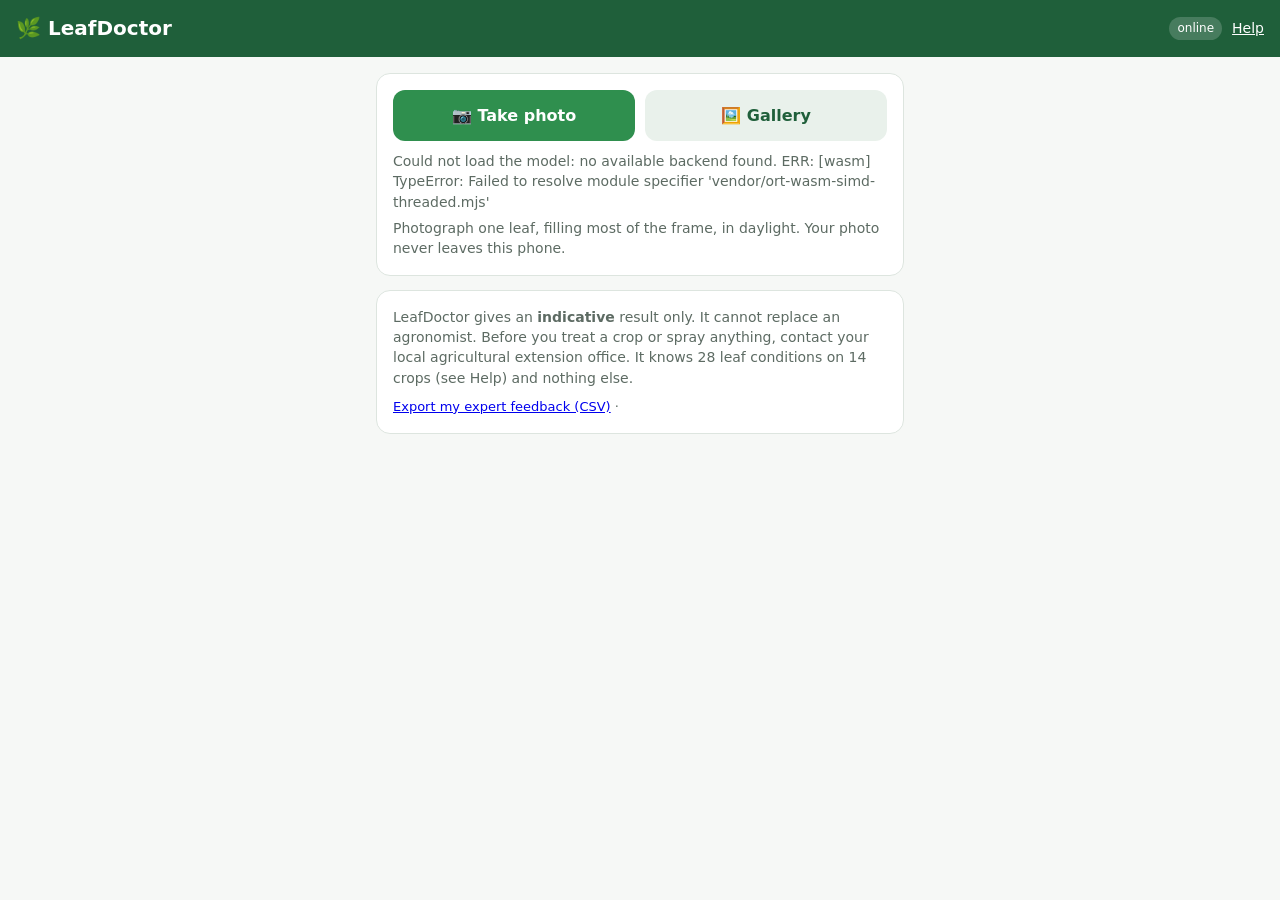
<file: index.html>
<!DOCTYPE html>
<html lang="en">
<head>
<meta charset="utf-8">
<meta name="viewport" content="width=device-width, initial-scale=1, viewport-fit=cover">
<title>LeafDoctor: offline plant-disease checker</title>
<meta name="theme-color" content="#1f5f3a">
<link rel="manifest" href="manifest.webmanifest">
<link rel="icon" href="icons/icon-192.png">
<link rel="apple-touch-icon" href="icons/icon-192.png">
<style>
  :root { --green:#1f5f3a; --leaf:#2f8f4e; --amber:#b26a00; --amber-bg:#fff4e0; --ink:#1c2420; --muted:#5d6b63; --line:#dde5df; --bg:#f6f8f6; }
  * { box-sizing:border-box; }
  body { margin:0; font:16px/1.45 system-ui,-apple-system,"Segoe UI",Roboto,sans-serif; color:var(--ink); background:var(--bg); }
  header { background:var(--green); color:#fff; padding:14px 16px; display:flex; align-items:center; gap:10px; position:sticky; top:0; z-index:2; }
  header h1 { font-size:20px; margin:0; flex:1; }
  header a { color:#fff; font-size:14px; }
  .pill { font-size:12px; padding:3px 8px; border-radius:99px; background:rgba(255,255,255,.18); }
  main { max-width:560px; margin:0 auto; padding:16px; }
  .card { background:#fff; border:1px solid var(--line); border-radius:14px; padding:16px; margin-bottom:14px; }
  .btns { display:flex; gap:10px; }
  .btn { flex:1; display:flex; align-items:center; justify-content:center; gap:8px; padding:14px; border-radius:12px; border:0; font-size:16px; font-weight:600; cursor:pointer; }
  .btn.primary { background:var(--leaf); color:#fff; }
  .btn.secondary { background:#e9f1eb; color:var(--green); }
  .btn:disabled { opacity:.5; }
  input[type=file] { display:none; }
  #status { color:var(--muted); font-size:14px; margin-top:10px; min-height:20px; }
  .viewer { position:relative; width:100%; aspect-ratio:1; border-radius:12px; overflow:hidden; background:#e8ece9; }
  .viewer canvas { position:absolute; inset:0; width:100%; height:100%; }
  #heat { opacity:.45; transition:opacity .2s; }
  .toggle { display:flex; align-items:center; gap:8px; font-size:14px; color:var(--muted); margin-top:8px; }
  .top1 { font-size:22px; font-weight:700; margin:4px 0 2px; }
  .bar { height:10px; background:#e7ece8; border-radius:99px; overflow:hidden; margin:6px 0 2px; }
  .bar > div { height:100%; background:var(--leaf); }
  .alt { display:flex; justify-content:space-between; font-size:15px; padding:8px 0; border-top:1px solid var(--line); }
  .unsure { background:var(--amber-bg); border:1px solid #f0c77a; color:#6b4200; border-radius:12px; padding:12px; margin-bottom:10px; }
  .unsure b { color:var(--amber); }
  .look { background:#f1f6f2; border-radius:10px; padding:10px 12px; font-size:15px; margin-top:10px; }
  .note { font-size:13px; color:var(--muted); margin-top:10px; }
  .warn { color:var(--amber); font-size:14px; margin-top:6px; }
  .fb { display:flex; gap:8px; margin-top:12px; }
  .fb button { flex:1; padding:10px; border-radius:10px; border:1px solid var(--line); background:#fff; font-size:14px; cursor:pointer; }
  .muted { color:var(--muted); font-size:14px; }
  .hidden { display:none; }
</style>
</head>
<body>
<header>
  <h1>🌿 LeafDoctor</h1>
  <span class="pill" id="net">…</span>
  <a href="help.html">Help</a>
</header>
<main>
  <div class="card">
    <div class="btns">
      <label class="btn primary" id="camBtn">📷 Take photo<input id="cam" type="file" accept="image/*" capture="environment"></label>
      <label class="btn secondary">🖼️ Gallery<input id="gal" type="file" accept="image/*"></label>
    </div>
    <div id="status">Loading the model…</div>
    <div class="muted" style="margin-top:6px">Photograph one leaf, filling most of the frame, in daylight. Your photo never leaves this phone.</div>
  </div>

  <div class="card hidden" id="resultCard">
    <div class="viewer"><canvas id="photo" width="224" height="224"></canvas><canvas id="heat" width="224" height="224"></canvas></div>
    <label class="toggle"><input type="checkbox" id="heatToggle" checked> Show heat-map (where the model looked)</label>
    <div id="quality" class="warn"></div>
    <div id="result" style="margin-top:12px"></div>
    <div class="fb" id="fb">
      <button data-v="confirmed">✅ Expert confirmed</button>
      <button data-v="wrong">❌ Expert said wrong</button>
    </div>
    <div class="note" id="fbNote"></div>
  </div>

  <div class="card">
    <div class="muted">LeafDoctor gives an <b>indicative</b> result only. It cannot replace an agronomist. Before you treat a crop or spray anything, contact your local agricultural extension office. It knows 28 leaf conditions on 14 crops (see Help) and nothing else.</div>
    <div class="note"><a href="#" id="export">Export my expert feedback (CSV)</a> · <span id="ver"></span></div>
  </div>
</main>
<script src="vendor/ort.wasm.min.js"></script>
<script src="info.js"></script>
<script src="app.js"></script>
</body>
</html>
</file>
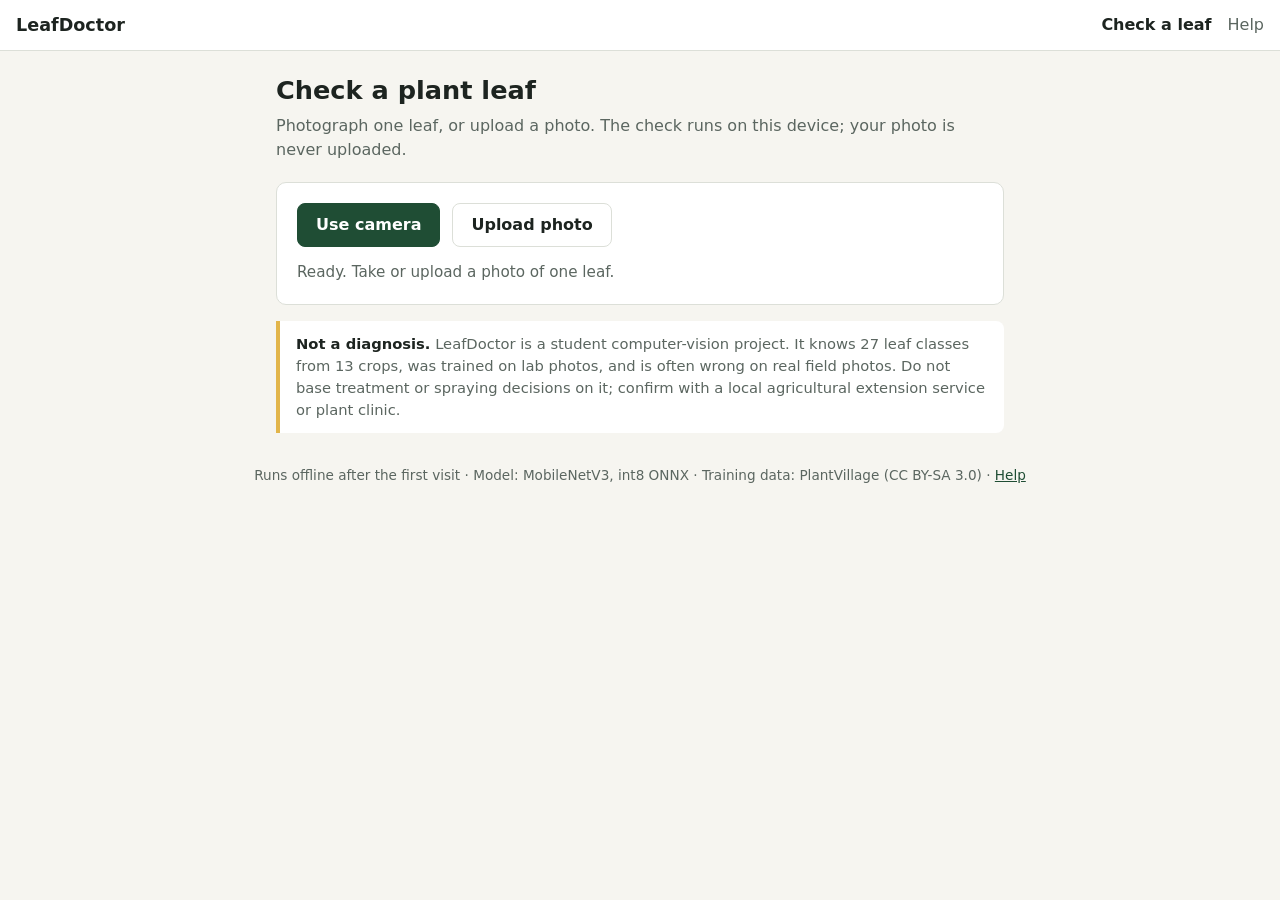
<file: web/index.html>
<!doctype html>
<html lang="en">
<head>
  <meta charset="utf-8">
  <meta name="viewport" content="width=device-width, initial-scale=1">
  <title>LeafDoctor</title>
  <meta name="description" content="Offline plant leaf disease checker that runs entirely on your device.">
  <meta name="theme-color" content="#1f4d34">
  <link rel="manifest" href="manifest.webmanifest">
  <link rel="icon" href="icons/icon-192.png">
  <link rel="apple-touch-icon" href="icons/icon-192.png">
  <link rel="stylesheet" href="styles.css">
</head>
<body>
  <header class="topbar">
    <a class="brand" href="./">LeafDoctor</a>
    <nav><a href="./" aria-current="page">Check a leaf</a><a href="help.html">Help</a></nav>
  </header>

  <main class="wrap">
    <section class="intro">
      <h1>Check a plant leaf</h1>
      <p>Photograph one leaf, or upload a photo. The check runs on this device; your photo is never uploaded.</p>
    </section>

    <section class="card" aria-labelledby="input-title">
      <h2 id="input-title" class="visually-hidden">Choose a photo</h2>
      <div class="actions">
        <button id="camera-btn" class="btn primary" type="button">Use camera</button>
        <label class="btn" for="file-input">Upload photo</label>
        <input id="file-input" type="file" accept="image/*" class="visually-hidden">
        <input id="capture-input" type="file" accept="image/*" capture="environment" class="visually-hidden">
      </div>
      <div id="camera" class="camera" hidden>
        <video id="video" playsinline muted></video>
        <div class="actions">
          <button id="snap-btn" class="btn primary" type="button">Take photo</button>
          <button id="close-camera-btn" class="btn" type="button">Close camera</button>
        </div>
      </div>
      <p id="status" class="status" role="status" aria-live="polite">Loading model…</p>
    </section>

    <section id="result" class="card result" hidden aria-labelledby="result-title">
      <div class="result-grid">
        <img id="preview" alt="Your leaf photo">
        <div>
          <h2 id="result-title">Result</h2>
          <div id="unsure" class="unsure" hidden>
            <strong>Unsure — ask a local agricultural expert.</strong>
            <p>The model is not confident enough about this photo. The guesses below are shown for information only.</p>
          </div>
          <ol id="top3" class="top3"></ol>
          <p id="look-for" class="look-for"></p>
        </div>
      </div>
    </section>

    <aside class="disclaimer">
      <strong>Not a diagnosis.</strong> LeafDoctor is a student computer-vision project. It knows 27 leaf classes from 13 crops,
      was trained on lab photos, and is often wrong on real field photos. Do not base treatment or spraying decisions on it;
      confirm with a local agricultural extension service or plant clinic.
    </aside>
  </main>

  <footer class="footer">
    Runs offline after the first visit · Model: MobileNetV3, int8 ONNX ·
    Training data: PlantVillage (CC BY-SA 3.0) · <a href="help.html">Help</a>
  </footer>

  <script src="ort/ort.wasm.min.js"></script>
  <script src="app.js"></script>
</body>
</html>
</file>
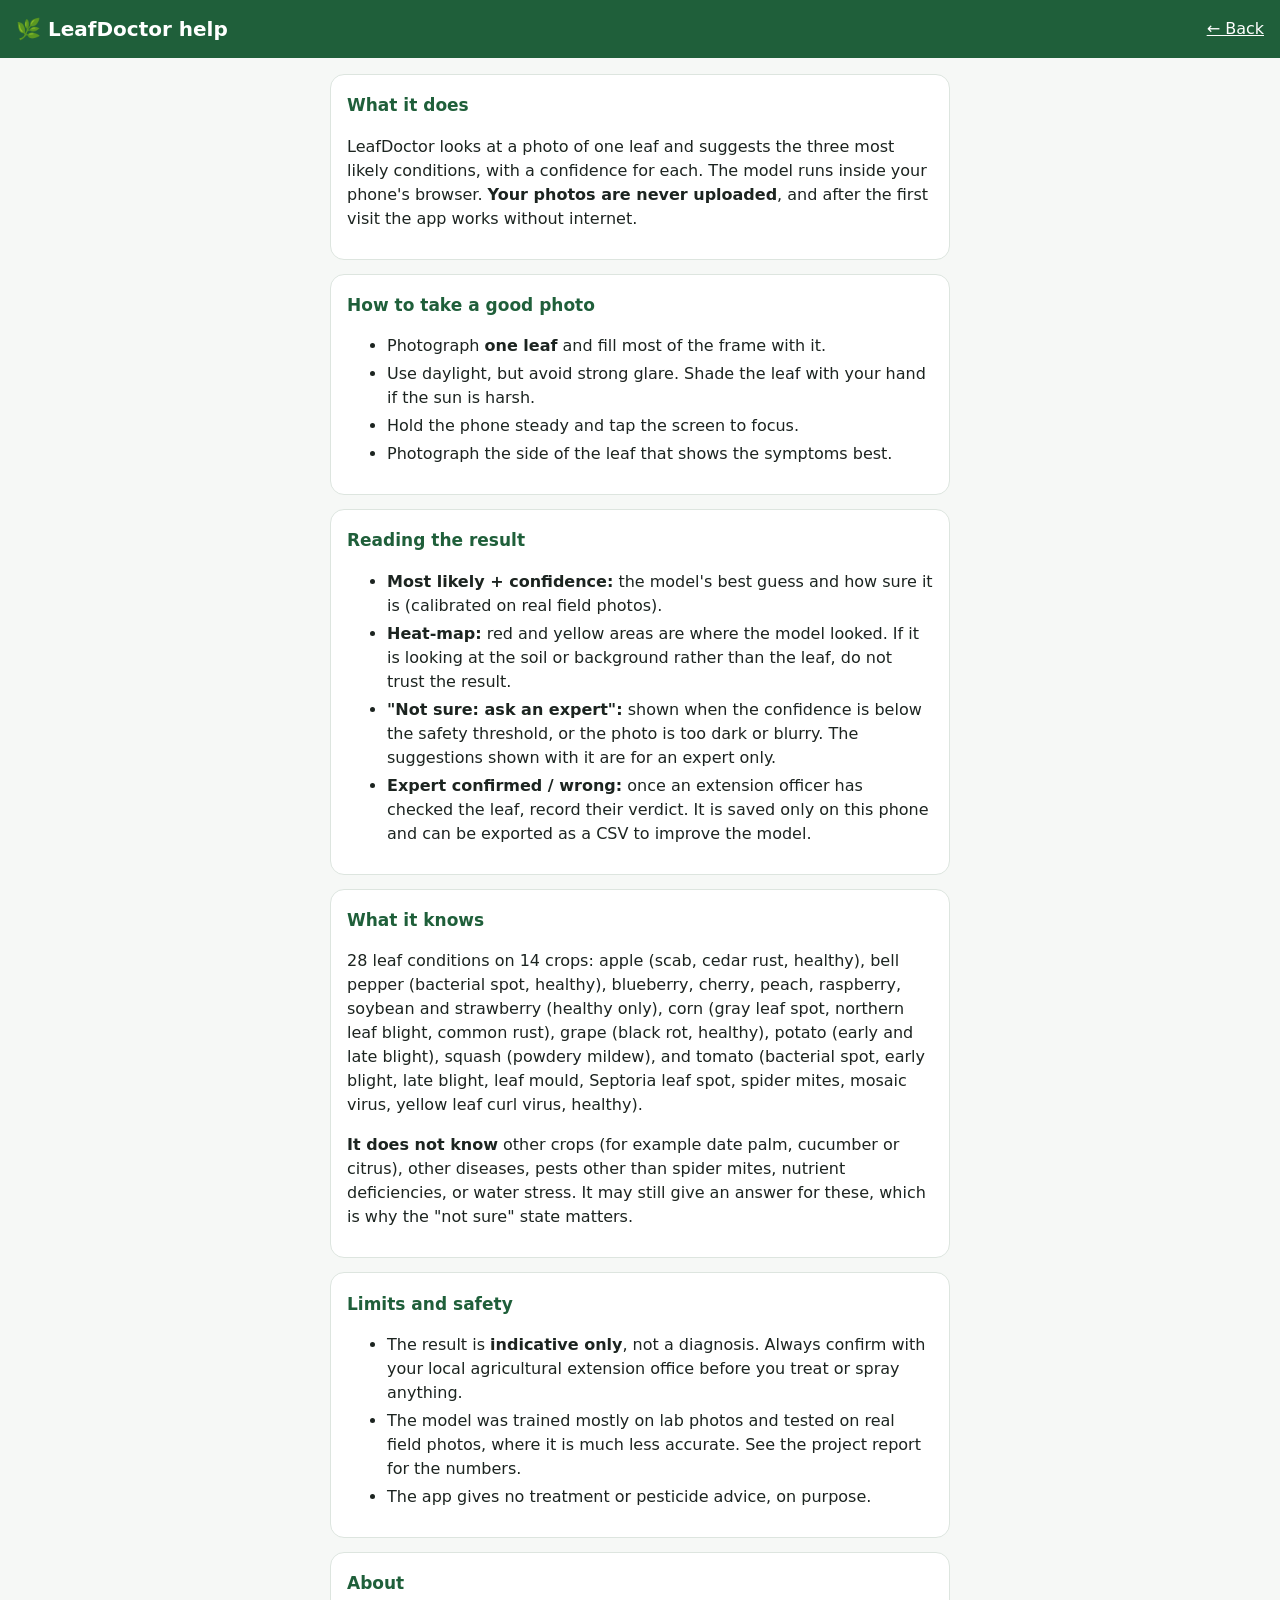
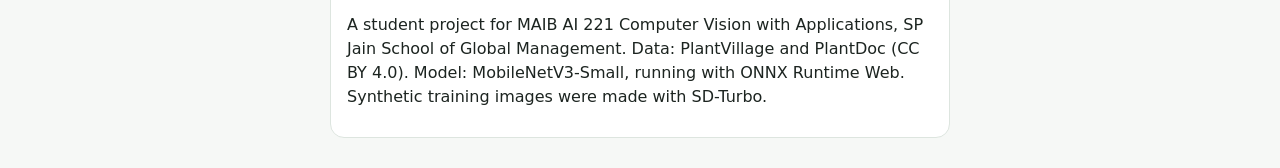
<file: help.html>
<!DOCTYPE html>
<html lang="en">
<head>
<meta charset="utf-8">
<meta name="viewport" content="width=device-width, initial-scale=1">
<title>LeafDoctor: help</title>
<meta name="theme-color" content="#1f5f3a">
<link rel="manifest" href="manifest.webmanifest">
<style>
  body { margin:0; font:16px/1.5 system-ui,-apple-system,"Segoe UI",Roboto,sans-serif; color:#1c2420; background:#f6f8f6; }
  header { background:#1f5f3a; color:#fff; padding:14px 16px; display:flex; align-items:center; }
  header h1 { font-size:20px; margin:0; flex:1; } header a { color:#fff; }
  main { max-width:620px; margin:0 auto; padding:16px; }
  section { background:#fff; border:1px solid #dde5df; border-radius:14px; padding:4px 16px 12px; margin-bottom:14px; }
  h2 { font-size:17px; color:#1f5f3a; } li { margin-bottom:4px; }
</style>
</head>
<body>
<header><h1>🌿 LeafDoctor help</h1><a href="./">← Back</a></header>
<main>
<section>
  <h2>What it does</h2>
  <p>LeafDoctor looks at a photo of one leaf and suggests the three most likely conditions, with a confidence for each. The model runs inside your phone's browser. <b>Your photos are never uploaded</b>, and after the first visit the app works without internet.</p>
</section>
<section>
  <h2>How to take a good photo</h2>
  <ul>
    <li>Photograph <b>one leaf</b> and fill most of the frame with it.</li>
    <li>Use daylight, but avoid strong glare. Shade the leaf with your hand if the sun is harsh.</li>
    <li>Hold the phone steady and tap the screen to focus.</li>
    <li>Photograph the side of the leaf that shows the symptoms best.</li>
  </ul>
</section>
<section>
  <h2>Reading the result</h2>
  <ul>
    <li><b>Most likely + confidence:</b> the model's best guess and how sure it is (calibrated on real field photos).</li>
    <li><b>Heat-map:</b> red and yellow areas are where the model looked. If it is looking at the soil or background rather than the leaf, do not trust the result.</li>
    <li><b>"Not sure: ask an expert":</b> shown when the confidence is below the safety threshold, or the photo is too dark or blurry. The suggestions shown with it are for an expert only.</li>
    <li><b>Expert confirmed / wrong:</b> once an extension officer has checked the leaf, record their verdict. It is saved only on this phone and can be exported as a CSV to improve the model.</li>
  </ul>
</section>
<section>
  <h2>What it knows</h2>
  <p>28 leaf conditions on 14 crops: apple (scab, cedar rust, healthy), bell pepper (bacterial spot, healthy), blueberry, cherry, peach, raspberry, soybean and strawberry (healthy only), corn (gray leaf spot, northern leaf blight, common rust), grape (black rot, healthy), potato (early and late blight), squash (powdery mildew), and tomato (bacterial spot, early blight, late blight, leaf mould, Septoria leaf spot, spider mites, mosaic virus, yellow leaf curl virus, healthy).</p>
  <p><b>It does not know</b> other crops (for example date palm, cucumber or citrus), other diseases, pests other than spider mites, nutrient deficiencies, or water stress. It may still give an answer for these, which is why the "not sure" state matters.</p>
</section>
<section>
  <h2>Limits and safety</h2>
  <ul>
    <li>The result is <b>indicative only</b>, not a diagnosis. Always confirm with your local agricultural extension office before you treat or spray anything.</li>
    <li>The model was trained mostly on lab photos and tested on real field photos, where it is much less accurate. See the project report for the numbers.</li>
    <li>The app gives no treatment or pesticide advice, on purpose.</li>
  </ul>
</section>
<section>
  <h2>About</h2>
  <p>A student project for MAIB AI 221 Computer Vision with Applications, SP Jain School of Global Management. Data: PlantVillage and PlantDoc (CC BY 4.0). Model: MobileNetV3-Small, running with ONNX Runtime Web. Synthetic training images were made with SD-Turbo.</p>
</section>
</main>
</body>
</html>
</file>
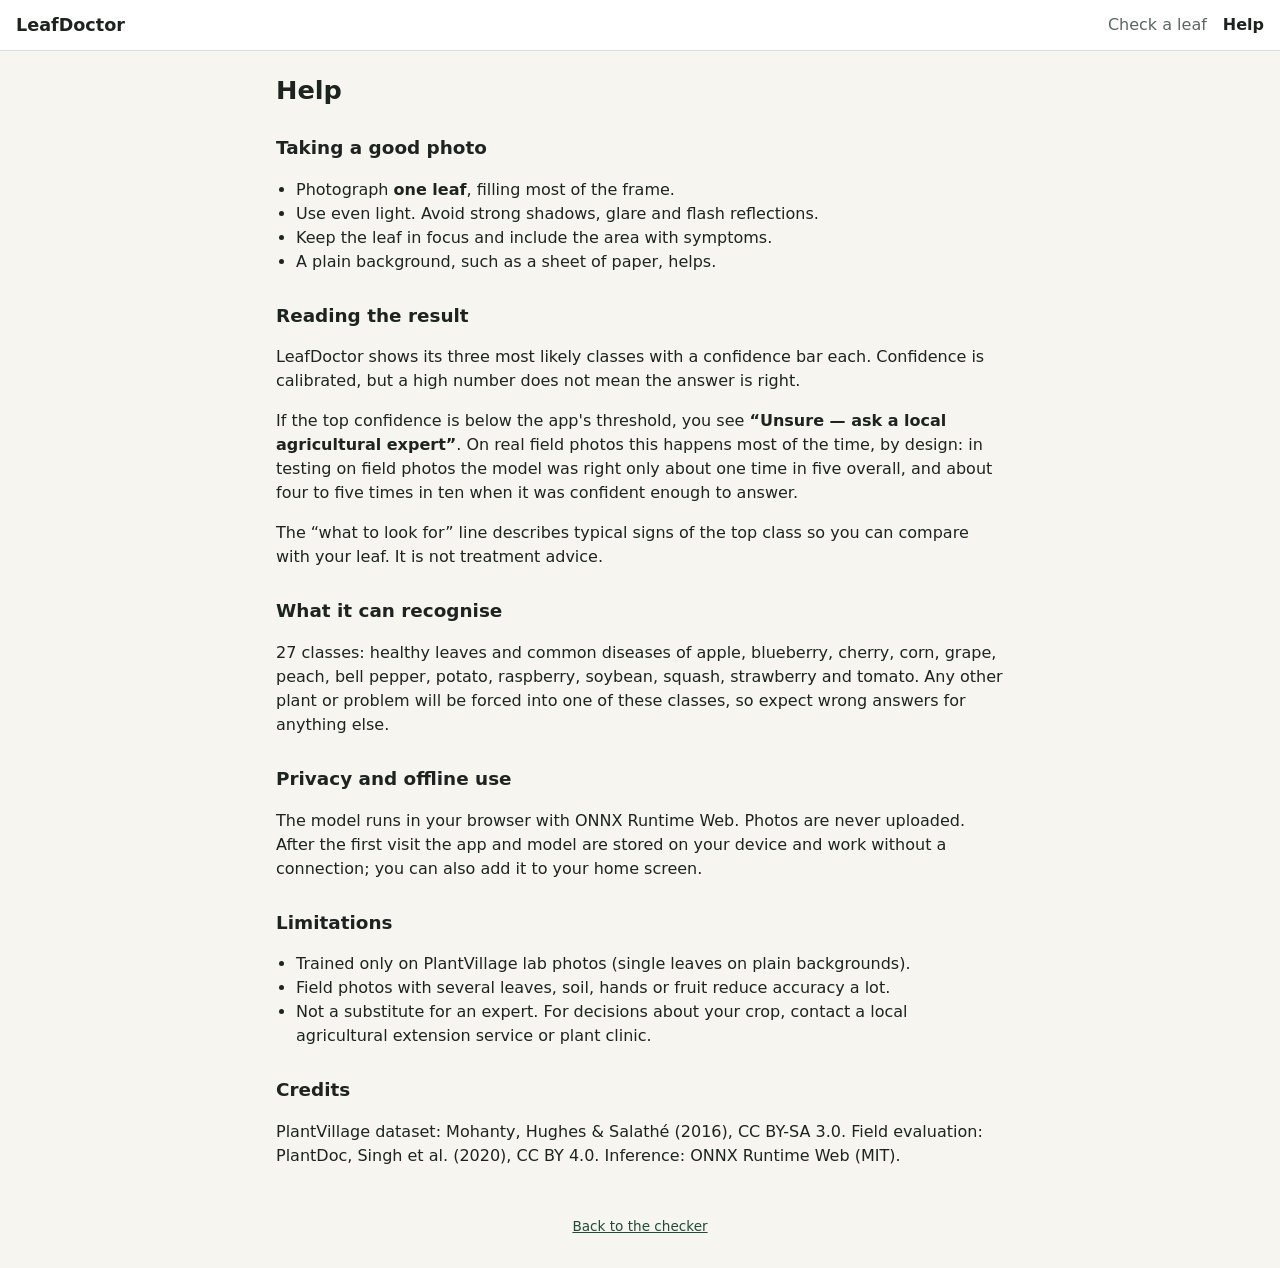
<file: web/help.html>
<!doctype html>
<html lang="en">
<head>
  <meta charset="utf-8">
  <meta name="viewport" content="width=device-width, initial-scale=1">
  <title>LeafDoctor Help</title>
  <meta name="theme-color" content="#1f4d34">
  <link rel="manifest" href="manifest.webmanifest">
  <link rel="icon" href="icons/icon-192.png">
  <link rel="stylesheet" href="styles.css">
</head>
<body>
  <header class="topbar">
    <a class="brand" href="./">LeafDoctor</a>
    <nav><a href="./">Check a leaf</a><a href="help.html" aria-current="page">Help</a></nav>
  </header>

  <main class="wrap prose">
    <h1>Help</h1>

    <h2>Taking a good photo</h2>
    <ul>
      <li>Photograph <strong>one leaf</strong>, filling most of the frame.</li>
      <li>Use even light. Avoid strong shadows, glare and flash reflections.</li>
      <li>Keep the leaf in focus and include the area with symptoms.</li>
      <li>A plain background, such as a sheet of paper, helps.</li>
    </ul>

    <h2>Reading the result</h2>
    <p>LeafDoctor shows its three most likely classes with a confidence bar each. Confidence is calibrated, but a
      high number does not mean the answer is right.</p>
    <p>If the top confidence is below the app's threshold, you see <strong>“Unsure — ask a local agricultural
      expert”</strong>. On real field photos this happens most of the time, by design: in testing on field photos the
      model was right only about one time in five overall, and about four to five times in ten when it was confident
      enough to answer.</p>
    <p>The “what to look for” line describes typical signs of the top class so you can compare with your leaf. It is
      not treatment advice.</p>

    <h2>What it can recognise</h2>
    <p>27 classes: healthy leaves and common diseases of apple, blueberry, cherry, corn, grape, peach, bell pepper,
      potato, raspberry, soybean, squash, strawberry and tomato. Any other plant or problem will be forced into one of
      these classes, so expect wrong answers for anything else.</p>

    <h2>Privacy and offline use</h2>
    <p>The model runs in your browser with ONNX Runtime Web. Photos are never uploaded. After the first visit the app
      and model are stored on your device and work without a connection; you can also add it to your home screen.</p>

    <h2>Limitations</h2>
    <ul>
      <li>Trained only on PlantVillage lab photos (single leaves on plain backgrounds).</li>
      <li>Field photos with several leaves, soil, hands or fruit reduce accuracy a lot.</li>
      <li>Not a substitute for an expert. For decisions about your crop, contact a local agricultural extension
        service or plant clinic.</li>
    </ul>

    <h2>Credits</h2>
    <p>PlantVillage dataset: Mohanty, Hughes &amp; Salathé (2016), CC BY-SA 3.0. Field evaluation: PlantDoc,
      Singh et al. (2020), CC BY 4.0. Inference: ONNX Runtime Web (MIT).</p>
  </main>

  <footer class="footer"><a href="./">Back to the checker</a></footer>
  <script>
    if ("serviceWorker" in navigator) navigator.serviceWorker.register("sw.js").catch(() => {});
  </script>
</body>
</html>
</file>
<file: web/styles.css>
:root {
  --bg: #f6f5f0;
  --surface: #ffffff;
  --text: #1d2420;
  --muted: #5b6660;
  --border: #dcdfd8;
  --accent: #1f4d34;
  --accent-text: #ffffff;
  --bar: #3f8a5c;
  --bar-low: #9aa59f;
  --warn-bg: #fff4dd;
  --warn-border: #e2b54a;
  --radius: 10px;
}
@media (prefers-color-scheme: dark) {
  :root {
    --bg: #121614;
    --surface: #1b211e;
    --text: #e6ebe7;
    --muted: #a3ada7;
    --border: #2e3732;
    --accent: #7cc296;
    --accent-text: #0e1a13;
    --bar: #6fb98a;
    --bar-low: #5d6862;
    --warn-bg: #3a2f14;
    --warn-border: #b38a2e;
  }
}
* { box-sizing: border-box; }
html { -webkit-text-size-adjust: 100%; }
body {
  margin: 0;
  background: var(--bg);
  color: var(--text);
  font: 16px/1.5 system-ui, -apple-system, "Segoe UI", Roboto, sans-serif;
}
a { color: var(--accent); }
.visually-hidden {
  position: absolute; width: 1px; height: 1px; overflow: hidden;
  clip: rect(0 0 0 0); white-space: nowrap;
}

.topbar {
  display: flex; align-items: center; justify-content: space-between; gap: 16px;
  padding: 12px 16px; border-bottom: 1px solid var(--border); background: var(--surface);
}
.brand { font-weight: 700; font-size: 1.1rem; text-decoration: none; color: var(--text); }
.topbar nav { display: flex; gap: 16px; }
.topbar nav a { text-decoration: none; color: var(--muted); }
.topbar nav a[aria-current="page"] { color: var(--text); font-weight: 600; }

.wrap { max-width: 760px; margin: 0 auto; padding: 24px 16px 32px; }
h1 { font-size: 1.6rem; line-height: 1.2; margin: 0 0 8px; }
h2 { font-size: 1.15rem; margin: 0 0 12px; }
.intro p { margin: 0 0 20px; color: var(--muted); }

.card {
  background: var(--surface); border: 1px solid var(--border); border-radius: var(--radius);
  padding: 20px; margin-bottom: 16px;
}
.actions { display: flex; flex-wrap: wrap; gap: 12px; }
.btn {
  display: inline-flex; align-items: center; justify-content: center;
  min-height: 44px; padding: 0 18px; border-radius: 8px; cursor: pointer;
  border: 1px solid var(--border); background: var(--surface); color: var(--text);
  font: inherit; font-weight: 600;
}
.btn.primary { background: var(--accent); border-color: var(--accent); color: var(--accent-text); }
.btn:disabled, .btn[aria-disabled="true"] { opacity: .5; cursor: not-allowed; }
.btn:focus-visible { outline: 3px solid var(--bar); outline-offset: 2px; }

.camera { margin-top: 16px; }
.camera video { width: 100%; max-height: 60vh; border-radius: 8px; background: #000; margin-bottom: 12px; }
.status { margin: 14px 0 0; color: var(--muted); font-size: .95rem; }

.result-grid { display: grid; grid-template-columns: 220px 1fr; gap: 20px; align-items: start; }
.result-grid img { width: 100%; aspect-ratio: 1; object-fit: cover; border-radius: 8px; border: 1px solid var(--border); }
.unsure {
  background: var(--warn-bg); border: 1px solid var(--warn-border); border-radius: 8px;
  padding: 12px 14px; margin-bottom: 14px;
}
.unsure p { margin: 4px 0 0; font-size: .95rem; }
.top3 { list-style: none; margin: 0; padding: 0; display: grid; gap: 12px; }
.top3 .row { display: flex; justify-content: space-between; gap: 12px; font-size: .97rem; }
.top3 .row span:last-child { font-variant-numeric: tabular-nums; color: var(--muted); }
.top3 li:first-child .row span:first-child { font-weight: 600; }
.bar { height: 8px; border-radius: 4px; background: var(--border); overflow: hidden; margin-top: 4px; }
.bar > i { display: block; height: 100%; background: var(--bar); }
.result.is-unsure .bar > i { background: var(--bar-low); }
.look-for { margin: 16px 0 0; color: var(--muted); font-size: .95rem; }

.disclaimer {
  border-left: 4px solid var(--warn-border); background: var(--surface);
  padding: 12px 16px; border-radius: 0 8px 8px 0; font-size: .92rem; color: var(--muted);
}
.disclaimer strong { color: var(--text); }
.footer { text-align: center; color: var(--muted); font-size: .85rem; padding: 0 16px 32px; }

.prose h2 { margin-top: 28px; }
.prose p, .prose li { color: var(--text); }
.prose ul { padding-left: 20px; }

@media (max-width: 560px) {
  .result-grid { grid-template-columns: 1fr; }
  .result-grid img { max-width: 260px; }
  .actions .btn { flex: 1 1 140px; }
}
</file>
